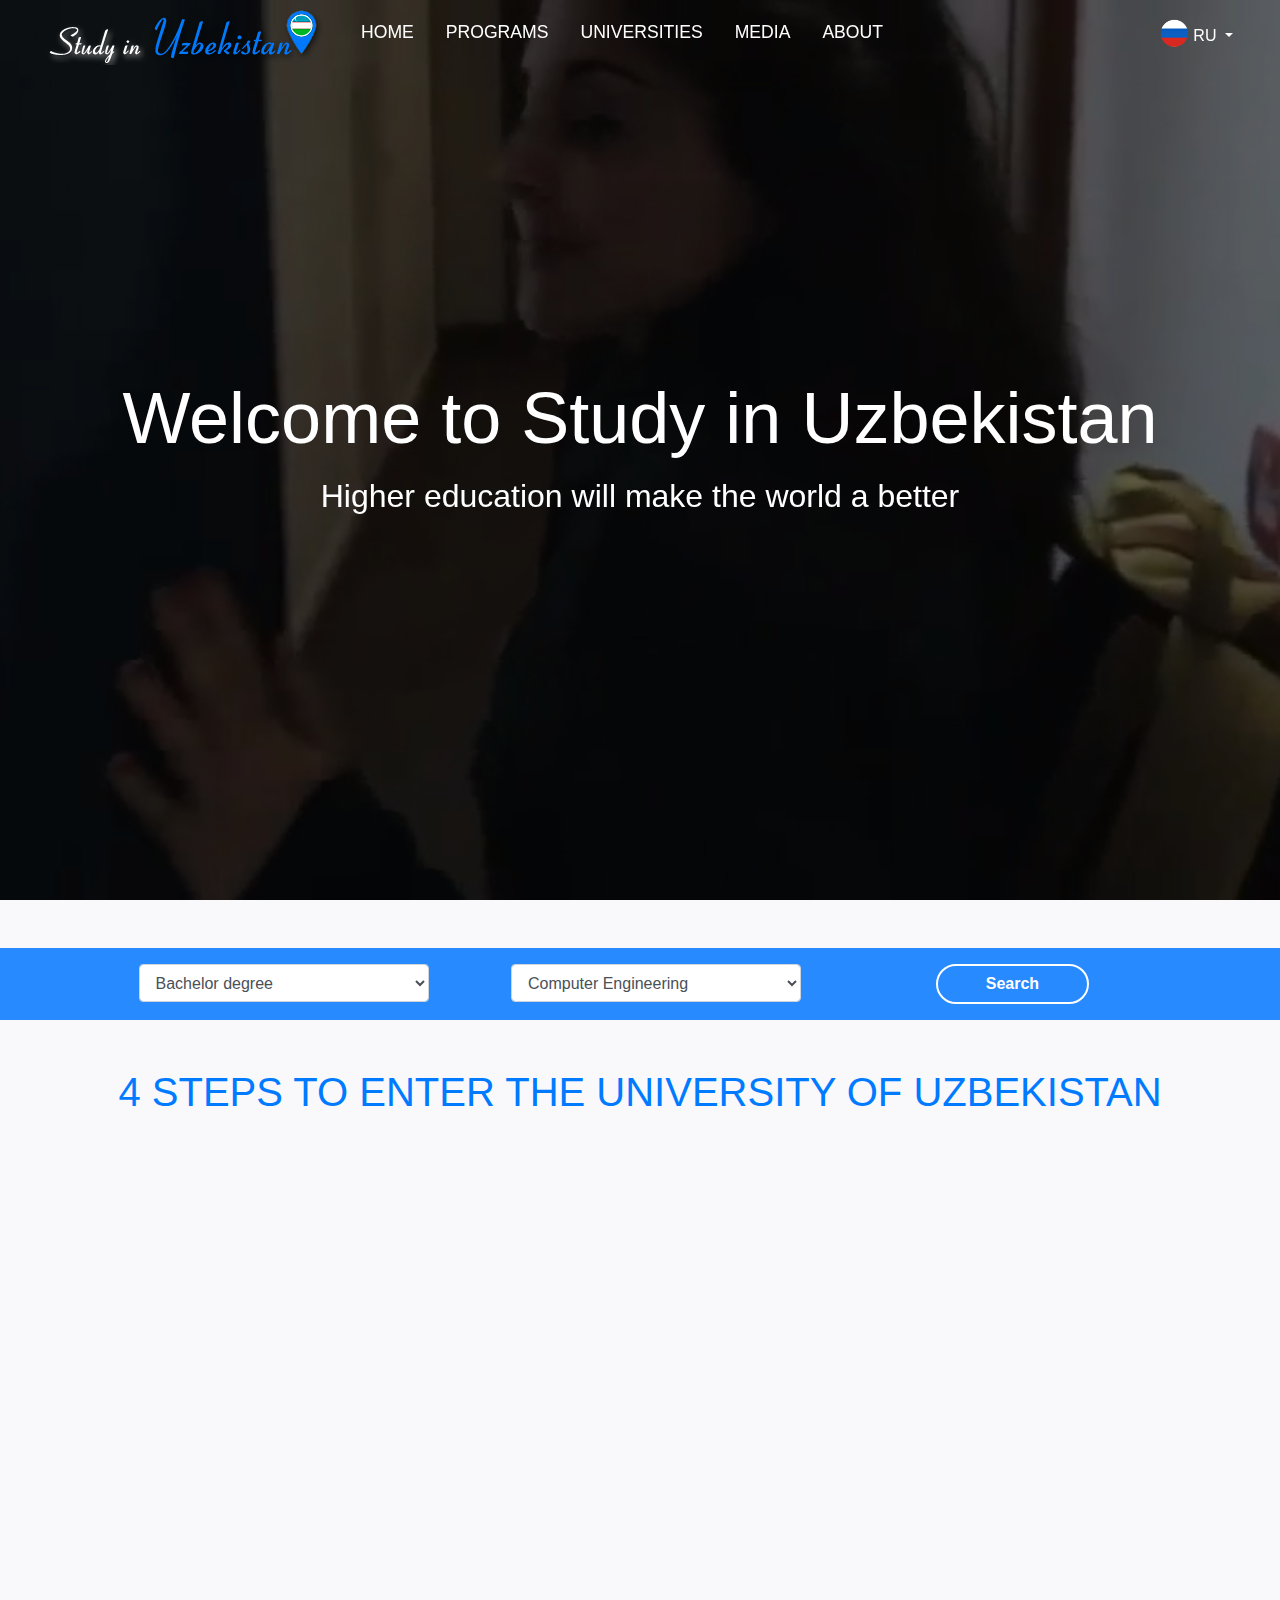
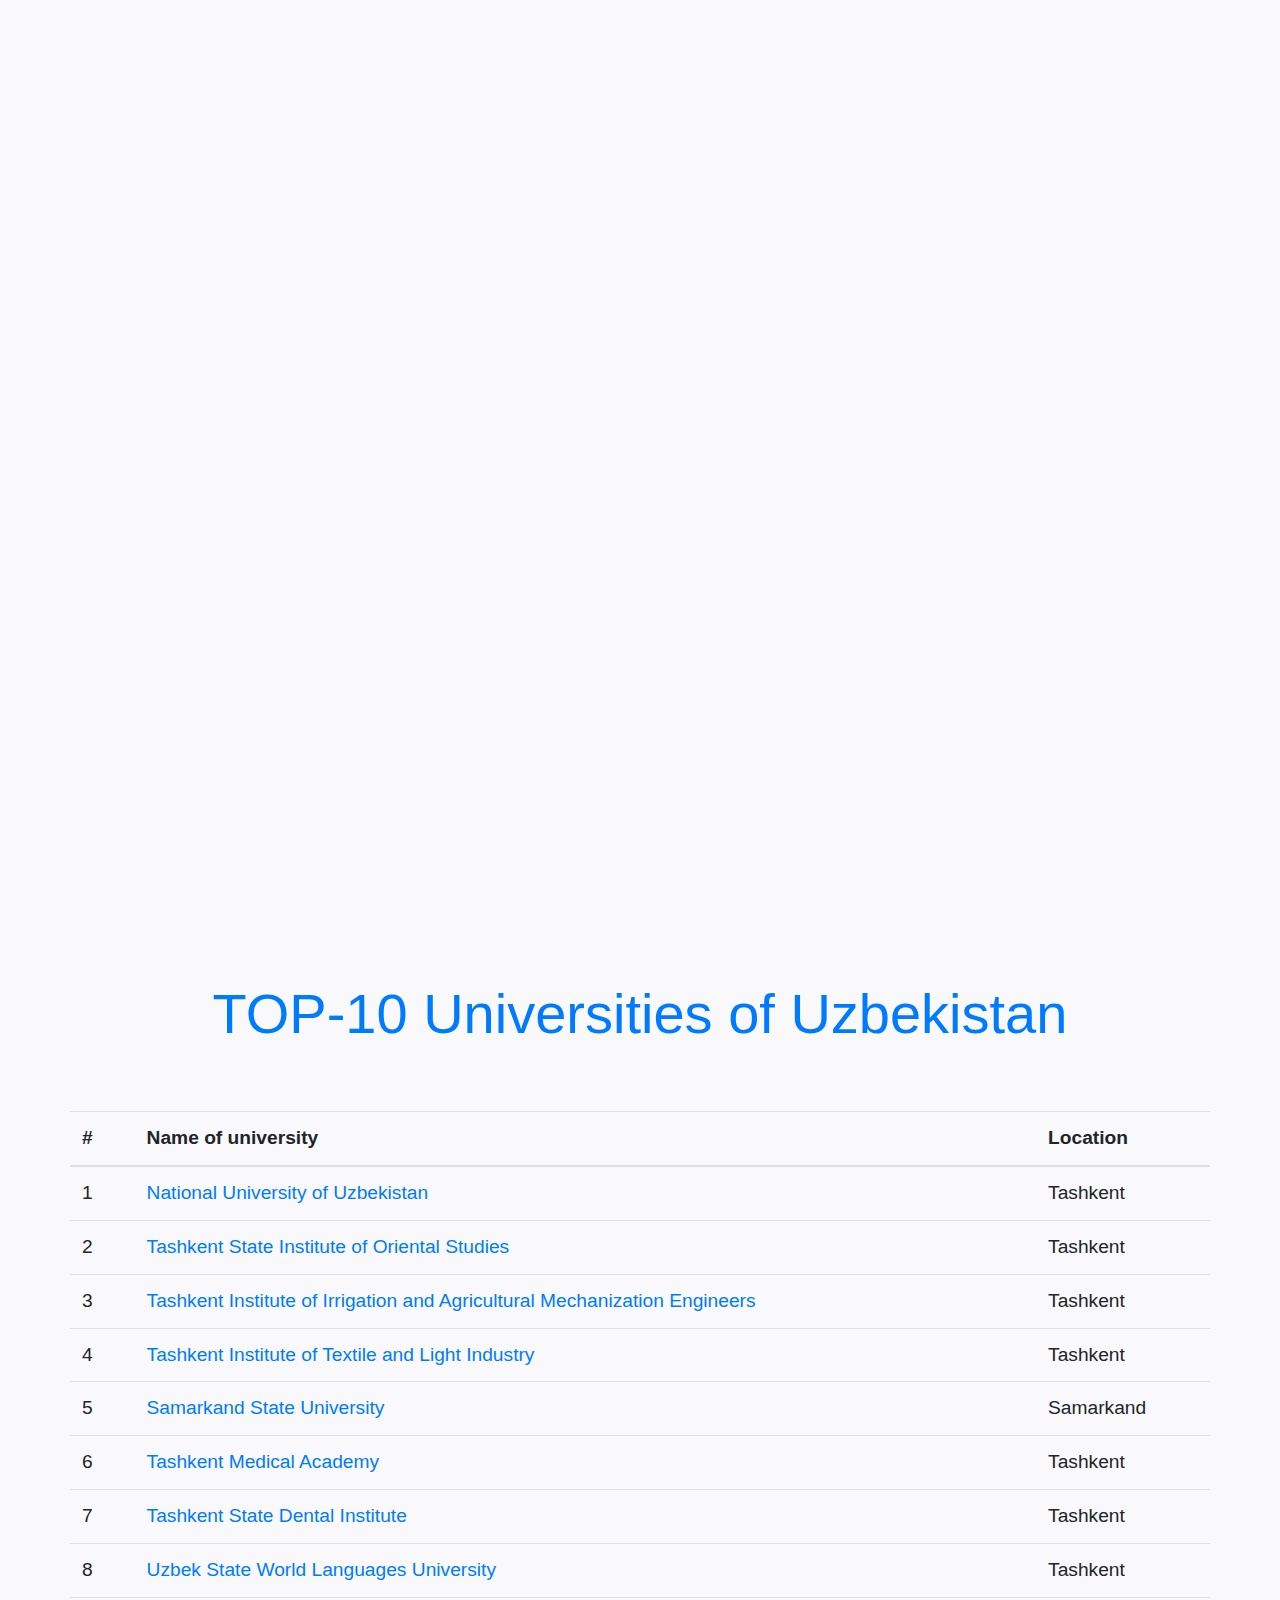
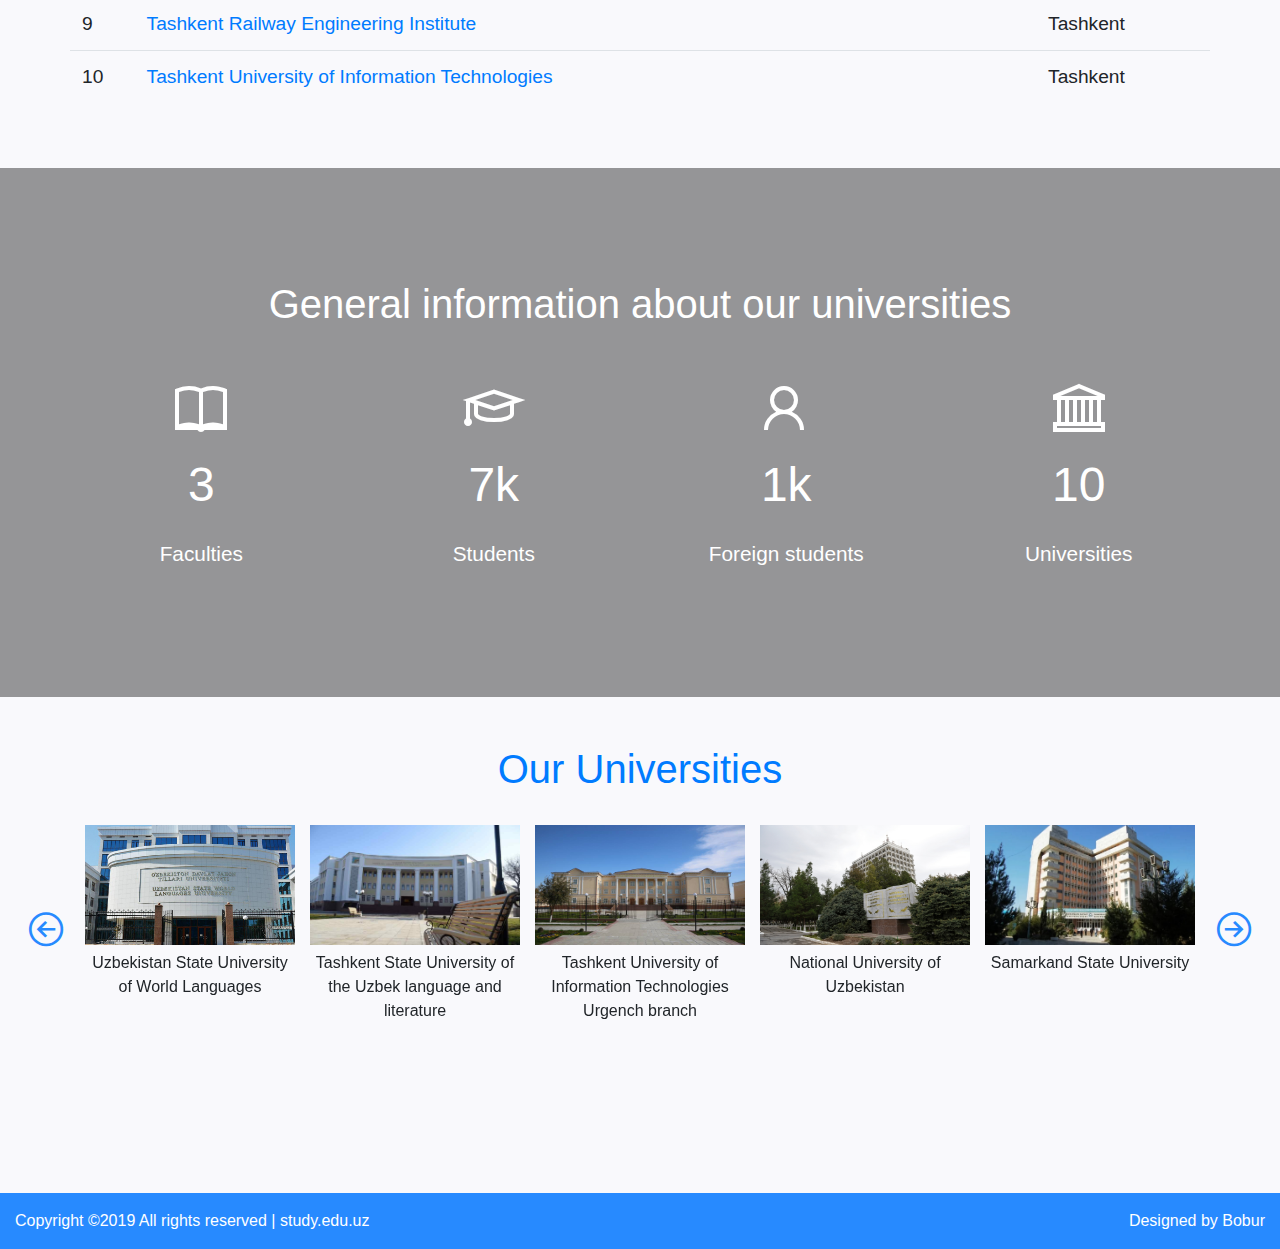
<file: index.html>
<!DOCTYPE html>
<html lang="ru">

<head>
  <meta charset="utf-8">
  <meta content="width=device-width, initial-scale=1" name="viewport">
  <title>Главная страница - Study Edu</title>

  <link href="assets/css/bootstrap/bootstrap.min.css" rel="stylesheet">
  <link href="assets/css/bootstrap/bootstrap-grid.css" rel="stylesheet">
  <link href="assets/css/bootstrap/bootstrap-reboot.css" rel="stylesheet">
  <link href="assets/css/fm.revealator.jquery.min.css" rel="stylesheet">
  <link href="assets/css/font-awesome.css" rel="stylesheet">
  <link href="assets/css/line-awesome.min.css" rel="stylesheet">
  <link href="assets/fonts/montserrat/montserrat.css" rel="stylesheet">
  <!-- <link href="assets/fonts/proximanova/proximanova.css" rel="stylesheet"> -->
  <link href="assets/css/owlcarousel/owl.theme.default.css" rel="stylesheet">
  <link href="assets/css/owlcarousel/owl.carousel.min.css" rel="stylesheet">
  <link href="assets/css/main.css" rel="stylesheet">
</head>

<body>

  <header>
    <div class="container-fluid position-relative" style="z-index:3">
      <nav class="navbar navbar-expand-lg main main-header">
        <a class="navbar-brand p-0 d-inline-block" href="#">
          <img id="logo" src="assets/images/png/logo_white.png">
        </a>

        <button aria-controls="navbarSupportedContent" aria-expanded="false" aria-label="Toggle navigation"
          class="navbar-toggler" data-target="#navbarSupportedContent" data-toggle="collapse" type="button">
          <span class="navbar-toggler-icon text-white"></span>
        </button>

        <div class="collapse navbar-collapse mr-3" id="navbarSupportedContent">
          <ul class="navbar-nav mr-auto">
            <li class="nav-item active">
              <a class="nav-link d-inline-block px-3" href="#">Home <span class="sr-only">(current)</span></a>
            </li>
            <li class="nav-item">
              <a class="nav-link d-inline-block px-3" href="programs.html">Programs</a>
            </li>
            <li class="nav-item">
              <a class="nav-link d-inline-block px-3" href="#">Universities</a>
            </li>
            <li class="nav-item">
              <a class="nav-link d-inline-block px-3" href="#">Media</a>
            </li>
            <li class="nav-item">
              <a class="nav-link d-inline-block px-3" href="#">About</a>
            </li>
          </ul>

        </div>
        <div class="d-inline-block mt-3 m-md-0 m-lg-0 text-center">
          <div class="lang_drop dropdown d-inline-block p-0">
            <a aria-expanded="false" aria-haspopup="true" class="nav-link dropdown-toggle text-white"
              data-toggle="dropdown" href="#" id="dropdown09">
              <img class="pb-2" src="assets/images/png/lang_ru.png"> RU
            </a>
            <div aria-labelledby="dropdown09" class="dropdown-menu border-0 rounded text-dark">
              <a class="dropdown-item px-3" href="#fr">
                <img class="flag-icon pb-2" src="assets/images/png/lang_ru.png"> RU
              </a>
              <a class="dropdown-item px-3" href="#it">
                <img class="flag-icon pb-2" src="assets/images/png/lang_uz.png"> UZ
              </a>
            </div>
          </div>
        </div>

      </nav>
    </div>
    <div class="overlay"></div>
    <video class="" autoplay="autoplay" loop="loop" muted="muted" playsinline="playsinline">
      <source src="assets/video/univer.mp4" type="video/mp4">
    </video>
    <div class="container position-relative h-75 video_text" style="">
      <div class="d-block d-md-flex h-100 text-center align-items-center">
        <div class="w-100 text-white">
          <h1 class="display-3">Welcome to Study in Uzbekistan</h1>
          <h2 class="d-none d-md-block mt-3">Higher education will make the world a better</h2>
          <hp class="lead mb-0"></hp>
        </div>
      </div>
    </div>
  </header>

  <section class="main_body pt-5">
    <div class="container-fluid">
      <div class="row">
        <div class="col-md-12 m-auto bg-firm_style py-3">
          <div class="row">
            <form class="d-inline-block w-100 text-center">
              <div class="col-12 col-md-3 d-inline-block mb-3 mb-md-0 mx-md-4 mx-lg-4">
                <select class="form-control" name="degree">
                  <option selected value="bachelor">Bachelor degree</option>
                  <option value="master">Master degree</option>
                </select>
              </div>
              <div class=" col-12 col-md-3 d-inline-block mb-3 mb-md-0 mx-md-4 mx-lg-4">
                <select class="form-control" name="program">
                  <option value="ce_pr">Computer Engineering</option>
                  <option value="se_pr">Software Engineering</option>
                  <option value="math_pr">Mathematics</option>
                  <option value="math_pr">Physics</option>
                  <option value="math_pr">Biology</option>
                </select>
              </div>
              <div class="col-12 col-md-3 d-inline-block mx-md-2 mx-lg-2">
                <button class="btn btn-search px-5">Search</button>
              </div>

            </form>
          </div>
        </div>
      </div>
    </div>
  </section>

  <section class="steps">
    <div class="container py-5">
      <div class="row">
        <h1 class="m-auto steps__title text-firm_style text-center" style="text-transform: uppercase">
          4 steps to enter the university of Uzbekistan
        </h1>
      </div>
    </div>
    <div class="container-fluid">
      <div class="row mb-3 mb-md-0">
        <div class="col-12 col-md bg-firm_style revealator-slideright revealator-once">
          <div class="text-center steps__text text-white">
            <h1>Choice of profession</h1>
            <h3 class="pt-2">Choose a profession, university, program.</h3>
          </div>
        </div>
        <div class="col-md d-none d-md-inline-block revealator-slideleft revealator-once revealator-delay2">
          <div class="image w-50 m-auto">
            <img src="assets/images/jpg/step_1.jpg" class="img-fluid">
          </div>
        </div>
      </div>
      <div class="row mb-3 mb-md-0">
        <div class="col-md d-none d-md-inline-block revealator-slideright revealator-once revealator-delay2">
          <div class="image w-50 m-auto">
            <img src="assets/images/jpg/step_2.jpg" class="img-fluid">
          </div>
        </div>
        <div class="col-12 col-md bg-firm_style revealator-slideleft revealator-once">
          <div class="text-center steps__text text-white">
            <h1>Documents</h1>
            <h3 class="pt-2">Collect a package of documents</h3>
          </div>
        </div>
      </div>
      <div class="row mb-3 mb-md-0">
        <div class="col-12 col-md bg-firm_style revealator-slideright revealator-once">
          <div class="text-center steps__text text-white">
            <h1>Interview</h1>
            <h3 class="pt-2">Have an interview</h3>
          </div>
        </div>
        <div class="col-md d-none d-md-inline-block revealator-slideleft revealator-once revealator-delay2">
          <div class="image w-50 m-auto ">
            <img src="assets/images/jpg/step_3.jpg" class="img-fluid">
          </div>
        </div>
      </div>
      <div class="row mb-3 mb-md-0">
        <div class="col-md d-none d-md-inline-block revealator-slideright revealator-once revealator-delay2">
          <div class="image w-50 m-auto">
            <img src="assets/images/jpg/step_4.jpg" class="img-fluid">
          </div>
        </div>
        <div class="col-12 col-md bg-firm_style revealator-slideleft revealator-once">
          <div class="text-center steps__text text-white">
            <h1>Invitation</h1>
            <h3 class="pt-2">Get an invitation and apply for a student visa</h3>
          </div>
        </div>
      </div>
    </div>
  </section>

  <section class="top_univers my-5">
    <div class="container-fluid">
      <div class="row">
        <div class="m-auto display-4 text-center text-white py-3 text-firm_style">
          TOP-10 Universities of Uzbekistan
        </div>
      </div>
    </div>
    <div class="container mt-5">
      <div class="row">
        <table class="table table-hover" style="font-size: 1.2rem;">
          <thead>
            <tr>
              <th>#</th>
              <th>Name of university</th>
              <th>Location</th>
            </tr>
          </thead>
          <tbody>
            <tr>
              <td>1</td>
              <td><a href="http://www.nuu.uz/eng" target="_blank">National University of Uzbekistan</a></td>
              <td>Tashkent</td>
            </tr>
            <tr>
              <td>2</td>
              <td><a href="http://www.tashgiv.uz" target="_blank">Tashkent State Institute of Oriental Studies</a></td>
              <td>Tashkent</td>
            </tr>
            <tr>
              <td>3</td>
              <td><a href="http://tiiame.uz/en/" target="_blank">Tashkent Institute of Irrigation and Agricultural
                  Mechanization Engineers</a></td>
              <td>Tashkent</td>
            </tr>
            <tr>
              <td>4</td>
              <td><a href="http://titli.uz" target="_blank">Tashkent Institute of Textile and Light Industry</a></td>
              <td>Tashkent</td>
            </tr>
            <tr>
              <td>5</td>
              <td><a href="http://www.samdu.uz/en" target="_blank">Samarkand State University</a></td>
              <td>Samarkand</td>
            </tr>
            <tr>
              <td>6</td>
              <td><a href="http://tma.uz/en" target="_blank">Tashkent Medical Academy</a></td>
              <td>Tashkent</td>
            </tr>
            <tr>
              <td>7</td>
              <td><a href="http://tsdi.uz/" target="_blank">Tashkent State Dental Institute</a></td>
              <td>Tashkent</td>
            </tr>
            <tr>
              <td>8</td>
              <td><a href="http://uzswlu.uz/site/lang?lang=en" target="_blank">Uzbek State World Languages
                  University</a></td>
              <td>Tashkent</td>
            </tr>
            <tr>
              <td>9</td>
              <td><a href="http://tashiit.uz/en/home-eng/" target="_blank">Tashkent Railway Engineering Institute</a>
              </td>
              <td>Tashkent</td>
            </tr>
            <tr>
              <td>10</td>
              <td><a href="https://tuit.uz/en" target="_blank">Tashkent University of Information Technologies</a></td>
              <td>Tashkent</td>
            </tr>
          </tbody>
        </table>
      </div>
    </div>
  </section>

  <section class="gen_inform py-5">
    <div class="container">
      <div class="row">
        <div class="col-12">
          <div class="text-white">
            <div class="row">
              <div class="col-12 text-center">
                <h1 class="mb-5">
                  General information about our universities
                </h1>
              </div>
            </div>
            <div class="row">
              <div class="col-6 col-sm-6 col-md-3">
                <div class="text-center">
                  <i class="la la-book la-4x"></i>
                  <h2 class="py-3">
                    <span class="quantity">
                      28
                    </span>
                  </h2>
                  <p>Faculties</p>
                </div>
              </div>
              <div class="col-6 col-sm-6 col-md-3">
                <div class="text-center">
                  <i class="la la-graduation-cap la-4x"></i>
                  <h2 class="py-3">
                    <span class="quantity">
                      67
                    </span>k
                  </h2>
                  <p>Students</p>
                </div>
              </div>
              <div class="col-6 col-sm-6 col-md-3">
                <div class="text-center">
                  <i class="la la-user la-4x"></i>
                  <h2 class="py-3">
                    <span class="quantity">
                      5
                    </span>k
                  </h2>
                  <p>Foreign students</p>
                </div>
              </div>
              <div class="col-6 col-sm-6 col-md-3">
                <div class="text-center">
                  <i class="la la-institution la-4x"></i>
                  <h2 class="py-3">
                    <span class="quantity">
                      99
                    </span>
                  </h2>
                  <p>Universities</p>
                </div>
              </div>
            </div>
          </div>
        </div>
      </div>
    </div>
  </section>

  <section class="our_univers mt-5 d-none d-md-block" style="margin-bottom: 10rem">
    <div class="container">
      <div class="row">
        <div class="col-12">
          <h1 class="text-firm_style text-center pb-4">Our Universities</h1>
        </div>
        <div class="col-12">
          <div class="owl-carousel owl-theme owl-carousel-options">
            <div class="univer">
              <div class="image">
                <img src="assets/images/univers/tuit_urg.jpg" class="img-fluid">
              </div>
              <div class="text">
                Tashkent University of Information Technologies Urgench branch
              </div>
            </div>
            <div class="univer">
              <div class="image">
                <img src="assets/images/univers/nat_univer.jpg" class="img-fluid">
              </div>
              <div class="text">
                National University of Uzbekistan
              </div>
            </div>
            <div class="univer">
              <div class="image">
                <img src="assets/images/univers/sam_du.jpg" class="img-fluid">
              </div>
              <div class="text">
                Samarkand State University
              </div>
            </div>
            <div class="univer">
              <div class="image">
                <img src="assets/images/univers/tma_.jpg" class="img-fluid">
              </div>
              <div class="text">
                Tashkent Medical Academy
              </div>
            </div>
            <div class="univer">
              <div class="image">
                <img src="assets/images/univers/flu.jpg" class="img-fluid">
              </div>
              <div class="text">
                Uzbekistan State University of World Languages
              </div>
            </div>
            <div class="univer">
              <div class="image">
                <img src="assets/images/univers/langlit.jpg" class="img-fluid">
              </div>
              <div class="text">
                Tashkent State University of the Uzbek language and literature
              </div>
            </div>
          </div>
        </div>
      </div>
    </div>
  </section>

  <footer class="bg-firm_style py-3">
    <div class="container-fluid">
      <div class="row text-white">
        <div class="col-12 col-md text-center text-md-left">
          <span class="">Copyright ©2019 All rights reserved | study.edu.uz</span>
        </div>
        <div class="col-12 col-md text-center text-md-right mt-3 mt-md-0">
          <span class="">Designed by <a href="https://t.me/hunterx1" target="_blank" class="text-white">Bobur</a></span>
        </div>
      </div>
    </div>
  </footer>


  <script src="assets/js/jquery/jquery.min.js" type="text/javascript"></script>
  <!--<script src="https://cdn.jsdelivr.net/momentjs/2.14.1/moment.min.js"></script>-->
  <script src="assets/js/popper.js" type="text/javascript"></script>
  <script src="assets/js/bootstrap/bootstrap.min.js" type="text/javascript"></script>
  <script src="assets/js/bootstrap/bootstrap.bundle.js" type="text/javascript"></script>
  <script src="assets/js/fm.revealator.jquery.min.js" type="text/javascript"></script>
  <script src="assets/js/owl.carousel.js" type="text/javascript"></script>
  <script src="assets/js/script.js" type="text/javascript"></script>

</body>
</file>
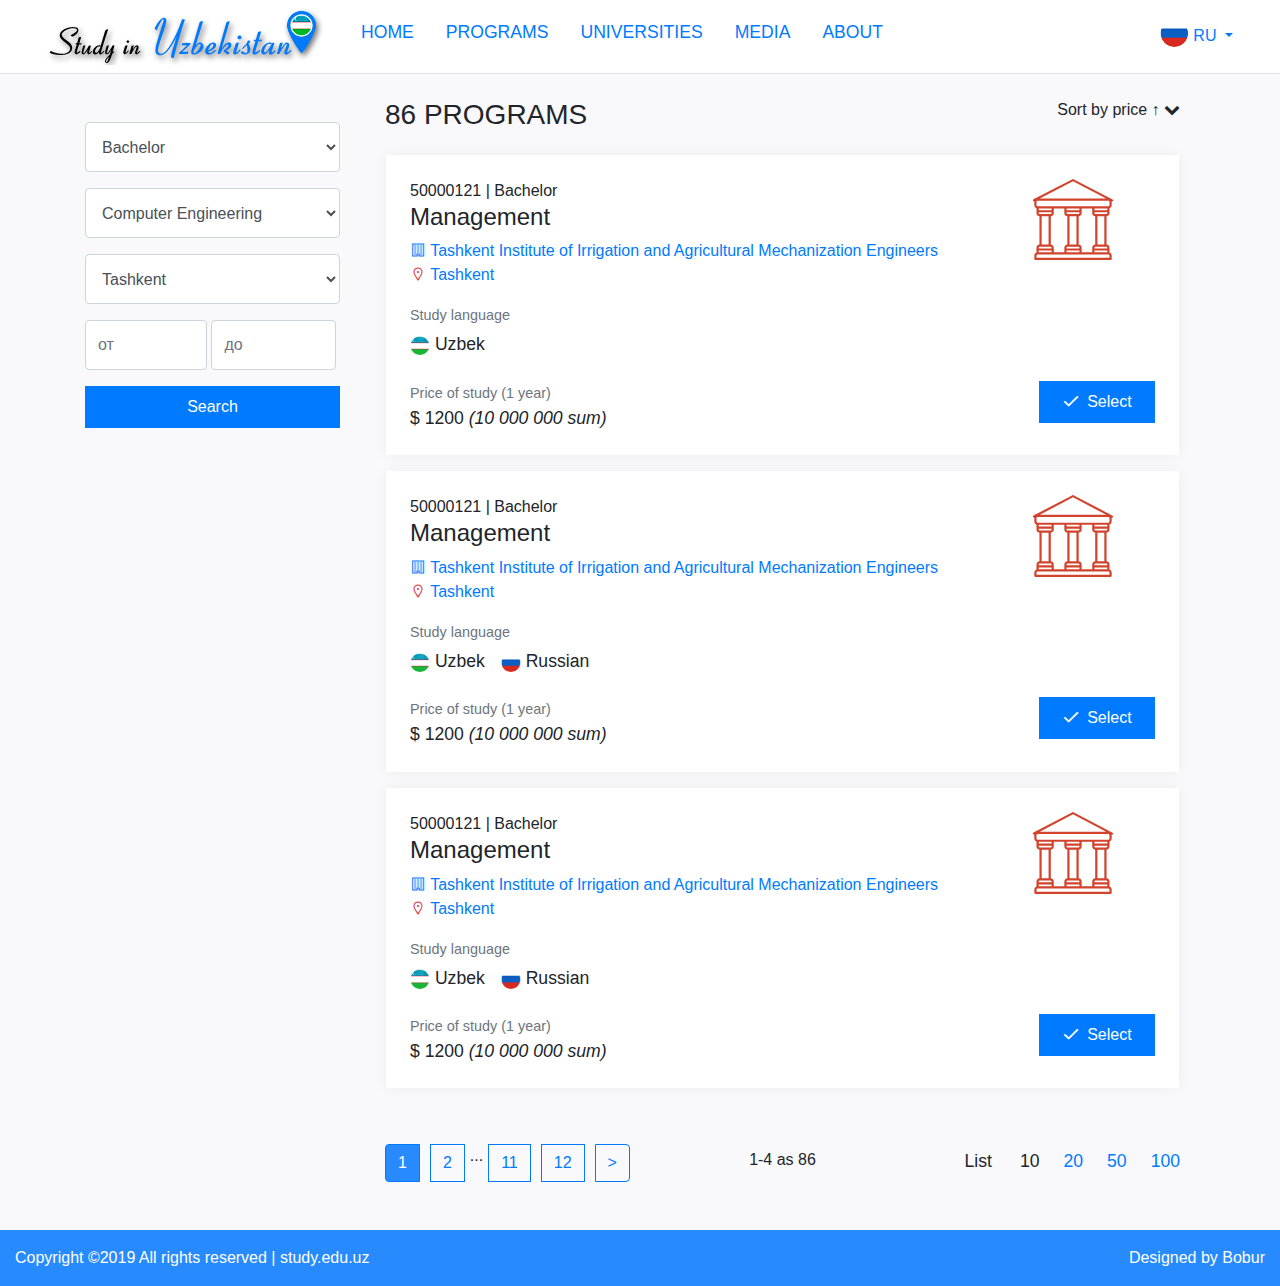
<file: programs.html>
<!DOCTYPE html>
<html lang="ru">

<head>
  <meta charset="utf-8">
  <meta content="width=device-width, initial-scale=1" name="viewport">
  <title>Program Search - Study Edu</title>

  <link href="assets/css/bootstrap/bootstrap.min.css" rel="stylesheet">
  <link href="assets/css/bootstrap/bootstrap-grid.css" rel="stylesheet">
  <link href="assets/css/bootstrap/bootstrap-reboot.css" rel="stylesheet">
  <link href="assets/css/fm.revealator.jquery.min.css" rel="stylesheet">
  <link href="assets/css/font-awesome.css" rel="stylesheet">
  <link href="assets/css/line-awesome.min.css" rel="stylesheet">
  <link href="assets/fonts/montserrat/montserrat.css" rel="stylesheet">
  <link href="assets/fonts/proximanova/proximanova.css" rel="stylesheet">
  <!-- <link href="assets/fonts/proximanova/proximanova.css" rel="stylesheet"> -->
  <link href="assets/css/owlcarousel/owl.theme.default.css" rel="stylesheet">
  <link href="assets/css/owlcarousel/owl.carousel.min.css" rel="stylesheet">
  <link href="assets/css/main.css" rel="stylesheet">
</head>

<body>

  <header class="programs">
    <div class="container-fluid position-relative border-bottom" style="z-index:3">
      <nav class="navbar navbar-expand-lg main-header">
        <a class="navbar-brand p-0 d-inline-block" href="#">
          <img id="logo" src="assets/images/png/logo_black.png">
        </a>

        <button aria-controls="navbarSupportedContent" aria-expanded="false" aria-label="Toggle navigation"
          class="navbar-toggler" data-target="#navbarSupportedContent" data-toggle="collapse" type="button">
          <span class="navbar-toggler-icon text-white"></span>
        </button>

        <div class="collapse navbar-collapse mr-3" id="navbarSupportedContent">
          <ul class="navbar-nav mr-auto">
            <li class="nav-item active">
              <a class="nav-link d-inline-block px-3" href="#">Home <span class="sr-only">(current)</span></a>
            </li>
            <li class="nav-item">
              <a class="nav-link d-inline-block px-3" href="#">Programs</a>
            </li>
            <li class="nav-item">
              <a class="nav-link d-inline-block px-3" href="#">Universities</a>
            </li>
            <li class="nav-item">
              <a class="nav-link d-inline-block px-3" href="#">Media</a>
            </li>
            <li class="nav-item">
              <a class="nav-link d-inline-block px-3" href="#">About</a>
            </li>
          </ul>

        </div>
        <div class="d-inline-block mt-3 m-md-0 m-lg-0 text-center">
          <div class="lang_drop dropdown d-inline-block p-0">
            <a aria-expanded="false" aria-haspopup="true" class="nav-link dropdown-toggle text-white"
              data-toggle="dropdown" href="#" id="dropdown09">
              <img class="pb-2" src="assets/images/png/lang_ru.png"> RU
            </a>
            <div aria-labelledby="dropdown09" class="dropdown-menu border-0 rounded text-dark">
              <a class="dropdown-item px-3" href="#fr">
                <img class="flag-icon pb-2" src="assets/images/png/lang_ru.png"> RU
              </a>
              <a class="dropdown-item px-3" href="#it">
                <img class="flag-icon pb-2" src="assets/images/png/lang_uz.png"> UZ
              </a>
            </div>
          </div>
        </div>

      </nav>
    </div>
  </header>

  <section class="add_search my-4">
    <div class="container">
      <div class="row">
        <div class="col-md-3 my-4">
          <div class="">
            <form method="GET" action="#">
              <div class="form-group">
                <label class="sr-only" for="">Select degree</label>
                <select class="form-control" name="degree">
                  <option value="bachelor" selected>Bachelor</option>
                  <option value="master">Master</option>
                </select>
              </div>
              <div class="form-group">
                <label class="sr-only" for="">Select program</label>
                <select class="form-control" name="program">
                  <option value="ce_pr" selected>Computer Engineering</option>
                  <option value="se_pr">Software Engineering</option>
                  <option value="math_pr">Mathematics</option>
                  <option value="math_pr">Physics</option>
                  <option value="math_pr">Medicine</option>
                </select>
              </div>
              <div class="form-group">
                <label class="sr-only" for="">Select city</label>
                <select class="form-control" name="program">
                  <option value="tas" selected>Tashkent</option>
                  <option value="tar">Tashkent Region</option>
                  <option value="sam">Samarkand</option>
                  <option value="urg">Urgench</option>
                  <option value="and">Andijan</option>
                  <option value="frg">Fergana</option>
                  <option value="nmg">Namangan</option>
                  <option value="gls">Gulistan</option>
                  <option value="qrs">Qarshi</option>
                  <option value="tmz">Termiz</option>
                  <option value="bkh">Bukhara</option>
                  <option value="nav">Navoi</option>
                  <option value="nks">Nukus</option>
                </select>
              </div>
              <div class="form-group">
                <label class="sr-only" for="" class="d-block">Currency</label>
                <input class="form-control d-inline-block float-left mr-1" placeholder="от" style="width:48%">
                <input class="form-control d-inline-block" placeholder="до" style="width:49%">
              </div>
              <a class="w-100 btn select_btn mt-3 mt-md-0" href="#">
                Search
              </a>
            </form>
          </div>
        </div>
        <div class="col-md-9">
          <div class="d-inline-block col">
            <h3 class="float-left mb-0">86 PROGRAMS</h3>
            <span class="d-inline-block float-right">Sort by price ↑ <i class="fa fa-chevron-down"></i></span>
          </div>
          <div class="p-3">
            <div class="result_card bordered round bg-white p-4 mb-3">
              <div class="row">
                <div class="col-md-9 result_card__text">
                  <div>50000121 | Bachelor</div>
                  <h4 class="">Management</h4>
                  <div class="univversity_name">
                    <a href="#" class="d-block w-100"><i class="la la-building"></i> Tashkent Institute of Irrigation
                      and Agricultural
                      Mechanization Engineers</a>
                    <a href="#" class="d-block w-100"><i class="la la-map-marker text-danger"></i> Tashkent</a>
                  </div>
                  <div class="university_lang my-3">
                    <span class="text-muted">Study language</span>
                    <ul class="pt-1 w-100 d-inline-block mb-0 pl-0">
                      <li class="float-left mr-3">
                        <img src="assets/images/png/lang_uz.png" style="width:20px">
                        Uzbek
                      </li>
                    </ul>
                  </div>
                </div>
                <div class="col-md-3 d-none d-md-block">
                  <div class="university_image w-50 m-auto">
                    <img class="img-fluid" src="assets/images/svg/museum.svg">
                  </div>
                </div>
                <div class="col-12 col-md-12">
                  <div class="university_price d-block d-md-inline-block">
                    <span class="text-muted">Price of study (1 year)</span>
                    <div class="price">
                      $ 1200 <i> (10 000 000 sum)</i>
                    </div>
                  </div>
                  <a class="float-none float-md-right btn select_btn mt-3 mt-md-0" href="#">
                    <i class="la la-check font-weight-bold mr-1"></i> Select
                  </a>
                </div>
              </div>
            </div>

            <div class="result_card bordered round bg-white p-4 mb-3">
              <div class="row">
                <div class="col-md-9 result_card__text">
                  <div>50000121 | Bachelor</div>
                  <h4 class="">Management</h4>
                  <div class="univversity_name">
                    <a href="#" class="d-block w-100"><i class="la la-building"></i> Tashkent Institute of Irrigation
                      and Agricultural
                      Mechanization Engineers</a>
                    <a href="#" class="d-block w-100"><i class="la la-map-marker text-danger"></i> Tashkent</a>
                  </div>
                  <div class="university_lang my-3">
                    <span class="text-muted">Study language</span>
                    <ul class="pt-1 w-100 d-inline-block mb-0 pl-0">
                      <li class="float-left mr-3">
                        <img src="assets/images/png/lang_uz.png" style="width:20px">
                        Uzbek
                      </li>
                      <li class="float-left mr-3">
                        <img src="assets/images/png/lang_ru.png" style="width:20px">
                        Russian
                      </li>
                    </ul>
                  </div>
                </div>
                <div class="col-md-3 d-none d-md-block">
                  <div class="university_image w-50 m-auto">
                    <img class="img-fluid" src="assets/images/svg/museum.svg">
                  </div>
                </div>
                <div class="col-12 col-md-12">
                  <div class="university_price d-block d-md-inline-block">
                    <span class="text-muted">Price of study (1 year)</span>
                    <div class="price">
                      $ 1200 <i> (10 000 000 sum)</i>
                    </div>
                  </div>
                  <a class="float-none float-md-right btn select_btn mt-3 mt-md-0" href="#">
                    <i class="la la-check font-weight-bold mr-1"></i> Select
                  </a>
                </div>
              </div>
            </div>

            <div class="result_card bordered round bg-white p-4 mb-3">
              <div class="row">
                <div class="col-md-9 result_card__text">
                  <div>50000121 | Bachelor</div>
                  <h4 class="">Management</h4>
                  <div class="univversity_name">
                    <a href="#" class="d-block w-100"><i class="la la-building"></i> Tashkent Institute of Irrigation
                      and Agricultural
                      Mechanization Engineers</a>
                    <a href="#" class="d-block w-100"><i class="la la-map-marker text-danger"></i> Tashkent</a>
                  </div>
                  <div class="university_lang my-3">
                    <span class="text-muted">Study language</span>
                    <ul class="pt-1 w-100 d-inline-block mb-0 pl-0">
                      <li class="float-left mr-3">
                        <img src="assets/images/png/lang_uz.png" style="width:20px">
                        Uzbek
                      </li>
                      <li class="float-left mr-3">
                        <img src="assets/images/png/lang_ru.png" style="width:20px">
                        Russian
                      </li>
                    </ul>
                  </div>
                </div>
                <div class="col-md-3 d-none d-md-block">
                  <div class="university_image w-50 m-auto">
                    <img class="img-fluid" src="assets/images/svg/museum.svg">
                  </div>
                </div>
                <div class="col-12 col-md-12">
                  <div class="university_price d-block d-md-inline-block">
                    <span class="text-muted">Price of study (1 year)</span>
                    <div class="price">
                      $ 1200 <i> (10 000 000 sum)</i>
                    </div>
                  </div>
                  <a class="float-none float-md-right btn select_btn mt-3 mt-md-0" href="#">
                    <i class="la la-check font-weight-bold mr-1"></i> Select
                  </a>
                </div>
              </div>
            </div>

          </div>
          <div class="col d-block my-4">
            <div class="row">
              <nav aria-label="Page navigation example" class="col text-left d-inline-block">
                <ul class="pagination justify-content-start mb-0">
                  <li class="page-item active"><a class="page-link" href="#">1</a></li>
                  <li class="page-item"><a class="page-link" href="#">2</a></li>
                  <li class="page-item">...</li>
                  <li class="page-item"><a class="page-link" href="#">11</a></li>
                  <li class="page-item"><a class="page-link" href="#">12</a></li>
                  <li class="page-item">
                    <a class="page-link" href="#">
                      ˃
                    </a>
                  </li>
                </ul>
              </nav>
              <div class="col-2 text-center py-1 d-inline-block">
                <span id="qwnty">1-4</span> as <span id="all_qwnty">86</span>
              </div>
              <div class="col py-1 text-right">
                <div class="float-right result_qwnty">
                  <span class="float-left d-inline-block">
                    List
                  </span>
                  <li class="float-left">
                    10
                  </li>
                  <li class="float-left">
                    <a href="#">20</a>
                  </li>
                  <li class="float-left">
                    <a href="#">50</a>
                  </li>
                  <li class="float-left">
                    <a href="#">100</a>
                  </li>
                </div>
              </div>
            </div>
          </div>
        </div>
      </div>

    </div>
  </section>

  <footer class="bg-firm_style py-3">
    <div class="container-fluid">
      <div class="row text-white">
        <div class="col-12 col-md text-center text-md-left">
          <span class="">Copyright ©2019 All rights reserved | study.edu.uz</span>
        </div>
        <div class="col-12 col-md text-center text-md-right mt-3 mt-md-0">
          <span class="">Designed by <a href="https://t.me/hunterx1" target="_blank" class="text-white">Bobur</a></span>
        </div>
      </div>
    </div>
  </footer>


  <script src="assets/js/jquery/jquery.min.js" type="text/javascript"></script>
  <!--<script src="https://cdn.jsdelivr.net/momentjs/2.14.1/moment.min.js"></script>-->
  <script src="assets/js/popper.js" type="text/javascript"></script>
  <script src="assets/js/bootstrap/bootstrap.min.js" type="text/javascript"></script>
  <script src="assets/js/bootstrap/bootstrap.bundle.js" type="text/javascript"></script>
  <script src="assets/js/fm.revealator.jquery.min.js" type="text/javascript"></script>
  <script src="assets/js/owl.carousel.js" type="text/javascript"></script>
  <script src="assets/js/script.js" type="text/javascript"></script>

</body>
</file>
<file: assets/fonts/montserrat/montserrat.css>
@font-face {
    font-family: 'Montserrat';
    src: local('Montserrat Hairline'), local('Montserrat-Hairline'), url('montserrathairline.woff2') format('woff2'), url('montserrathairline.woff') format('woff'), url('montserrathairline.ttf') format('truetype');
    font-weight: 100;
    font-style: normal;
}
@font-face {
    font-family: 'Montserrat';
    src: local('Montserrat Light'), local('Montserrat-Light'), url('montserratlight.woff2') format('woff2'), url('montserratlight.woff') format('woff'), url('montserratlight.ttf') format('truetype');
    font-weight: 300;
    font-style: normal;
}
@font-face {
    font-family: 'Montserrat';
    src: local('Montserrat'), local('Montserrat-Regular'), url('montserrat.woff2') format('woff2'), url('montserrat.woff') format('woff'), url('montserrat.ttf') format('truetype');
    font-weight: 400;
    font-style: normal;
}
@font-face {
    font-family: 'Montserrat';
    src: local('Montserrat Bold'), local('Montserrat-Bold'), url('montserratbold.woff2') format('woff2'), url('montserratbold.woff') format('woff'), url('montserratbold.ttf') format('truetype');
    font-weight: 700;
    font-style: normal;
}
@font-face {
    font-family: 'Montserrat';
    src: local('Montserrat Black'), local('Montserrat-Black'), url('montserratblack.woff2') format('woff2'), url('montserratblack.woff') format('woff'), url('montserratblack.ttf') format('truetype');
    font-weight: 900;
    font-style: normal;
}
</file>
<file: assets/fonts/proximanova/proximanova.css>
@font-face {
    font-family: 'ProximaNova';
    src: local('ProximaNova Light'), local('ProximaNova-Light'), url('ProximaNova-Light.woff') format('woff'), url('ProximaNova-Light.ttf') format('truetype');
    font-weight: 200;
    font-style: normal;
}
@font-face {
    font-family: 'ProximaNova Regular';
    src: local('ProximaNova Regular'), local('ProximaNova-Regular'), url('ProximaNova-Regular.woff') format('woff'), url('ProximaNova-Regular.ttf') format('truetype');
    font-weight: 400;
    font-style: normal;
}
@font-face {
    font-family: 'ProximaNova Semibold';
    src: local('ProximaNova Semibold'), local('ProximaNova-Semibold'), url('ProximaNova-Semibold.woff') format('woff'), url('montserrathairline.ttf') format('truetype');
    font-weight: 600;
    font-style: normal;
}
@font-face {
    font-family: 'ProximaNova Bold';
    src: local('ProximaNova Bold'), local('ProximaNova-Bold'), url('ProximaNova-Bold.woff') format('woff'), url('ProximaNova-Bold.ttf') format('truetype');
    font-weight: 700;
    font-style: normal;
}
@font-face {
    font-family: 'ProximaNova BLack';
    src: local('ProximaNova Black'), local('ProximaNova-Black'), url('ProximaNova-Black.woff') format('woff'), url('ProximaNova-Black.ttf') format('truetype');
    font-weight: 800;
    font-style: normal;
}
</file>
<file: assets/css/main.css>
body {
  overflow-x: hidden;
  background-color: #f5f6faa3;
}

ul {
  list-style: none;
}

li {
  list-style: none;
}

a {
  text-decoration: none!important;
  /* color: inherit; */
}

::selection {
  background: rgba(92, 198, 208, 1);
  color: #ffffff;
}

::-moz-selection {
  background: rgba(92, 198, 208, 1);
  color: #ffffff;
}

input, input:focus, textarea, select {
  outline: none !important;
  box-shadow: none!important;
}

.bg-firm_style {
  background: #278aff!important;
}

.text-firm_style {
  color: #007bff!important;
}

.btn-search {
  color: #ffffff!important;
  border: 2px solid #ffffff;
  -webkit-transition: all 500ms;
  transition: all 200ms;
  background: #278aff!important;
  font-weight: 600;
  border-radius: 30px;
}

.btn-search:hover {
  /*font-weight: 600;*/
  /*color: #ffffff;*/
  color: #278aff!important;
  background: #ffffff!important;
}

.main-header .navbar-toggler-icon {
  background-image: url(../images/svg/menu.svg);
}

.main-header .navbar-toggler {
  color: rgb(255, 255, 255);
}

/*Main Header=================================*/

.main-header {
  left: 0;
}

.main-header.menu-fixed {
  position: fixed;
  transition: all 0.4s ease-out 0s;
  -webkit-transition: all 0.4s ease-out 0s;
  -moz-transition: all 0.4s ease-out 0s;
  -o-transition: all 0.4s ease-out 0s;
  background: #fff;
  z-index: 35;
  width: 100%;
  top: 0;
  box-shadow: 2px 3px 4px rgba(0, 0, 0, 0.3);
}

.main-header.menu-fixed #main-menu ul li ul.level0 {
  top: 60px
}

.main-header {
  transition: all 0.4s ease-out 0s;
  -webkit-transition: all 0.4s ease-out 0s;
  -moz-transition: all 0.4s ease-out 0s;
  -o-transition: all 0.4s ease-out 0s;
  background: transparent;
  top: 0;
}

div.video_text {
  margin-top: 3%;
  z-index: 2;
}

header .nav-item a::after {
  content: '';
  display: block;
  width: 100%;
  background-color: #ffffff;
  height: 3px;
  transform: scale(0);
  transition: all .3s;
  margin-top: 5px;
}

header .nav-item a:hover::after {
  transform: scale(1);
  z-index: inherit;
}

.navbar-nav .nav-item a {
  color: #ffffff;
  text-transform: uppercase;
  font-size: 1.1rem;
}

.navbar-nav .active>.nav-link, .navbar-nav .nav-item a:hover {
  color: #ffffff;
}

.navbar-nav .active>.nav-link {
  font-weight: 500;
}

.lang_drop .dropdown-menu {
  min-width: 5.7rem;
  box-shadow: 5px 5px 15px #00000020;
}

/*MENU FIXED */

header .menu-fixed .nav-item a::after {
  content: '';
  display: block;
  width: 100%;
  background-color: #007bff;
  height: 3px;
  transform: scale(0);
  transition: all .3s;
  margin-top: 5px;
}

header .menu-fixed .nav-item a:hover::after {
  transform: scale(1);
  z-index: inherit;
}

.menu-fixed .navbar-nav .nav-item a {
  color: #007bff;
  text-transform: uppercase;
  font-size: 1.1rem;
}

.menu-fixed .navbar-nav .active>.nav-link, .menu-fixed .navbar-nav .nav-item a:hover {
  color: #007bff;
}

.menu-fixed .navbar-nav .active>.nav-link {
  font-weight: 500;
}

.menu-fixed .lang_drop a {
  color: #007bff!important;
}

/*MENU FIXED colors end*/

.lang_drop .dropdown-menu {
  min-width: 5.7rem;
  box-shadow: 5px 5px 15px #00000020;
}

header {
  position: relative;
  background-color: black;
  height: 100vh;
  min-height: 10rem;
  width: 100%;
  overflow: hidden;
}

nav.navbar.fixed-top {
  z-index: 4;
}

header video {
  position: absolute;
  top: 50%;
  left: 50%;
  min-width: 100%;
  min-height: 100%;
  width: auto;
  height: auto;
  z-index: 0;
  -ms-transform: translateX(-50%) translateY(-50%);
  -moz-transform: translateX(-50%) translateY(-50%);
  -webkit-transform: translateX(-50%) translateY(-50%);
  transform: translateX(-50%) translateY(-50%);
}

header .overlay {
  position: absolute;
  top: 0;
  left: 0;
  height: 100%;
  width: 100%;
  background-color: black;
  opacity: 0.5;
  z-index: 1;
}

header.programs {
  height: inherit;
  min-height: inherit;
}

header.programs>div {
  background: #ffffff;
}

header.programs .nav-item a::after {
  content: '';
  display: block;
  width: 100%;
  background-color: #007bff;
  height: 3px;
  transform: scale(0);
  transition: all .3s;
  margin-top: 5px;
}

header.programs .nav-item a:hover::after {
  transform: scale(1);
  z-index: inherit;
}

header.programs .navbar-nav .nav-item a {
  color: #007bff;
  text-transform: uppercase;
  font-size: 1.1rem;
}

header.programs .navbar-nav .active>.nav-link, header.programs .navbar-nav .nav-item a:hover {
  color: #007bff;
}

header.programs .navbar-nav .active>.nav-link {
  font-weight: 500;
}

header.programs .lang_drop a {
  color: #007bff!important;
}

section.steps .steps__title {
  /* font-family: "Montserrat Bold"; */
}

section.steps div.container-fluid div.steps__text {
  padding: 7rem 2rem;
}

section.top_univers .table-hover tbody tr:hover {
  background-color: #278aff22!important;
}

section.gen_inform {
  background: url(../images/jpg/section_info_bg.jpg) no-repeat center center fixed;
  background-color: rgba(0, 0, 0, .4);
  background-blend-mode: darken;
  display: table;
  height: 100%;
  position: relative;
  width: 100%;
  -webkit-background-size: cover;
  -moz-background-size: cover;
  -o-background-size: cover;
  background-size: cover;
}

section.gen_inform div.container {
  padding: 5% 0;
}

section.gen_inform h2 {
  font-size: 3rem;
}

section.gen_inform span.quantity {
  font-size: 3rem;
  /* font-weight: 400; */
}

section.gen_inform p {
  font-size: 1.3rem;
}

section.our_univers div.univer div.image img {
  height: 120px;
}

section.our_univers div.univer div.text {
  font-weight: 500;
  text-align: center;
  padding-top: 3%;
}

section.add_search .form-control {
  height: calc(3rem + 2px);
}

section.add_search .result_card {
  box-shadow: 0 0 15px #0000000d;
}

section.add_search .result_card:hover {
  box-shadow: 0 0 15px #00000020;
}

section.add_search .result_card div.university_lang span.text-muted, section.add_search .result_card div.university_price span.text-muted {
  font-size: 0.9rem;
}

section.add_search .result_card div.university_lang>ul, section.add_search .result_card div.university_price>div.price {
  font-size: 1.1rem;
  font-weight: 500;
}

.select_btn {
  background-color: #007bff;
  color: #ffffff!important;
  border-radius: 0;
  padding: 0.5rem 1.4rem;
}

.select_btn:hover {
  background-color: transparent;
  color: #007bff!important;
  border: 1px solid #007bff!important;
}

.page-link {
  margin: 0 5px;
  background-color: transparent;
  border-color: #007bff!important;
  color: #007bff;
}

.page-link:hover:hover {
  background-color: #278affdd;
  border-color: #278affdd;
  color: #ffffff;
}

.page-item.active .page-link {
  background-color: #278aff;
}

.result_qwnty {
  font-size: 1.1rem;
}
.result_qwnty span {
  margin-right: 1rem;
}

.result_qwnty li {
  margin: 0 .75rem;
}

.result_qwnty li:last-child {
  margin-right: 0;
}

/* OWL Items */

.owl-stage-outer .owl-item {
  text-align: center;
}

.owl-prev, .owl-next {
  position: absolute;
  top: 50%;
  transform: translateY(-50%);
  padding: 7px 15px;
  color: #278aff!important;
  /* background-image: linear-gradient(to right, #278aff, #63acff); */
  font-weight: 800;
}

/* .owl-prev, .owl-next:hover {
  background-image: linear-gradient(to right, #278aff, #63acff);
}

.owl-next, .owl-prev:hover {
  background-image: linear-gradient(to right, #63acff, #278aff);
} */

/* .owl-prev:hover, .owl-next:hover {
  background-image: linear-gradient(to right, #8ac547, #7bbf48, #66b54c, #51aa4e, #45a450);
} */

.owl-prev {
  left: -5rem;
}

.owl-next {
  right: -5rem;
}

@media (pointer: coarse) and (hover: none) {
  header {
    background: url('../images/jpg/section_info_bg.jpg') black no-repeat center center scroll;
    background-size: cover;
    height: 125vh;
  }
  header video {
    display: none;
  }
}

@media (max-width: 425px) {
  .navbar {
    padding: 0.5rem 0;
  }
  div.video_text {
    margin-top: 1%;
  }
  h1.display-3 {
    font-size: 3.5rem;
  }
  img#logo {
    width: 10rem;
  }
  section.steps div.container-fluid div.steps__text {
    padding: 1rem;
  }
  .main-header.menu-fixed span.navbar-toggler-icon {
    background-image: url(../images/svg/menu_firm.svg);
  }
  .main-header.menu-fixed {
    width: 100%;
  }
}
</file>
<file: assets/css/line-awesome.min.css>
/*!
 *  Line Awesome 1.1.0 by @icons_8 - https://icons8.com/line-awesome
 *  License - https://icons8.com/good-boy-license/ (Font: SIL OFL 1.1, CSS: MIT License)
 *
 * Made with love by Icons8 [ https://icons8.com/ ] using FontCustom [ https://github.com/FontCustom/fontcustom ]
 *
 * Contacts:
 *    [ https://icons8.com/contact ]
 *
 * Follow Icon8 on
 *    Twitter [ https://twitter.com/icons_8 ]
 *    Facebook [ https://www.facebook.com/Icons8 ]
 *    Google+ [ https://plus.google.com/+Icons8 ]
 *    GitHub [ https://github.com/icons8 ]
 */.la,.la-stack{display:inline-block}.la-fw,.la-li{text-align:center}@font-face{font-family:LineAwesome;src:url(../fonts/line-awesome.eot?v=1.1.);src:url(../fonts/line-awesome.eot??v=1.1.#iefix) format("embedded-opentype"),url(../fonts/line-awesome.woff2?v=1.1.) format("woff2"),url(../fonts/line-awesome.woff?v=1.1.) format("woff"),url(../fonts/line-awesome.ttf?v=1.1.) format("truetype"),url(../fonts/line-awesome.svg?v=1.1.#fa) format("svg");font-weight:400;font-style:normal}@media screen and (-webkit-min-device-pixel-ratio:0){@font-face{font-family:LineAwesome;src:url(../fonts/line-awesome.svg?v=1.1.#fa) format("svg")}}.la{font:normal normal normal 16px/1 LineAwesome;font-size:inherit;text-decoration:inherit;text-rendering:optimizeLegibility;text-transform:none;-moz-osx-font-smoothing:grayscale;-webkit-font-smoothing:antialiased;font-smoothing:antialiased}.la-lg{font-size:1.33333333em;line-height:.75em;vertical-align:-15%}.la-2x{font-size:2em}.la-3x{font-size:3em}.la-4x{font-size:4em}.la-5x{font-size:5em}.la-fw{width:1.28571429em}.la-ul{padding-left:0;margin-left:2.14285714em;list-style-type:none}.la-ul>li{position:relative}.la-li{position:absolute;left:-2.14285714em;width:2.14285714em;top:.14285714em}.la-li.la-lg{left:-1.85714286em}.la-border{padding:.2em .25em .15em;border:.08em solid #eee;border-radius:.1em}.pull-right{float:right}.pull-left{float:left}.li.pull-left{margin-right:.3em}.li.pull-right{margin-left:.3em}.la-spin{-webkit-animation:fa-spin 2s infinite linear;animation:fa-spin 2s infinite linear}@-webkit-keyframes fa-spin{0%{-webkit-transform:rotate(0);transform:rotate(0)}100%{-webkit-transform:rotate(359deg);transform:rotate(359deg)}}@keyframes fa-spin{0%{-webkit-transform:rotate(0);transform:rotate(0)}100%{-webkit-transform:rotate(359deg);transform:rotate(359deg)}}.la-rotate-90{filter:progid:DXImageTransform.Microsoft.BasicImage(rotation=1);-webkit-transform:rotate(90deg);-ms-transform:rotate(90deg);transform:rotate(90deg)}.la-rotate-180{filter:progid:DXImageTransform.Microsoft.BasicImage(rotation=2);-webkit-transform:rotate(180deg);-ms-transform:rotate(180deg);transform:rotate(180deg)}.la-rotate-270{filter:progid:DXImageTransform.Microsoft.BasicImage(rotation=3);-webkit-transform:rotate(270deg);-ms-transform:rotate(270deg);transform:rotate(270deg)}.la-flip-horizontal{filter:progid:DXImageTransform.Microsoft.BasicImage(rotation=0, mirror=1);-webkit-transform:scale(-1,1);-ms-transform:scale(-1,1);transform:scale(-1,1)}.la-flip-vertical{filter:progid:DXImageTransform.Microsoft.BasicImage(rotation=2, mirror=1);-webkit-transform:scale(1,-1);-ms-transform:scale(1,-1);transform:scale(1,-1)}:root .la-flip-horizontal,:root .la-flip-vertical,:root .la-rotate-180,:root .la-rotate-270,:root .la-rotate-90{filter:none}.la-stack{position:relative;width:2em;height:2em;line-height:2em;vertical-align:middle}.la-stack-1x,.la-stack-2x{position:absolute;left:0;width:100%;text-align:center}.la-stack-1x{line-height:inherit}.la-stack-2x{font-size:2em}.la-inverse{color:#fff}.la-500px:before{content:"\f100"}.la-adjust:before{content:"\f101"}.la-adn:before{content:"\f102"}.la-align-center:before{content:"\f103"}.la-align-justify:before{content:"\f104"}.la-align-left:before{content:"\f105"}.la-align-right:before{content:"\f106"}.la-amazon:before{content:"\f107"}.la-ambulance:before{content:"\f108"}.la-anchor:before{content:"\f109"}.la-android:before{content:"\f10a"}.la-angellist:before{content:"\f10b"}.la-angle-double-down:before{content:"\f10c"}.la-angle-double-left:before{content:"\f10d"}.la-angle-double-right:before{content:"\f10e"}.la-angle-double-up:before{content:"\f10f"}.la-angle-down:before{content:"\f110"}.la-angle-left:before{content:"\f111"}.la-angle-right:before{content:"\f112"}.la-angle-up:before{content:"\f113"}.la-apple:before{content:"\f114"}.la-archive:before{content:"\f115"}.la-area-chart:before{content:"\f116"}.la-arrow-circle-down:before{content:"\f117"}.la-arrow-circle-left:before{content:"\f118"}.la-arrow-circle-o-down:before{content:"\f119"}.la-arrow-circle-o-left:before{content:"\f11a"}.la-arrow-circle-o-right:before{content:"\f11b"}.la-arrow-circle-o-up:before{content:"\f11c"}.la-arrow-circle-right:before{content:"\f11d"}.la-arrow-circle-up:before{content:"\f11e"}.la-arrow-down:before{content:"\f11f"}.la-arrow-left:before{content:"\f120"}.la-arrow-right:before{content:"\f121"}.la-arrow-up:before{content:"\f122"}.la-arrows:before{content:"\f123"}.la-arrows-alt:before{content:"\f124"}.la-arrows-h:before{content:"\f125"}.la-arrows-v:before{content:"\f126"}.la-asterisk:before{content:"\f127"}.la-at:before{content:"\f128"}.la-automobile:before{content:"\f129"}.la-backward:before{content:"\f12a"}.la-balance-scale:before{content:"\f12b"}.la-ban:before{content:"\f12c"}.la-bank:before{content:"\f12d"}.la-bar-chart:before{content:"\f12e"}.la-bar-chart-o:before{content:"\f12f"}.la-barcode:before{content:"\f130"}.la-bars:before{content:"\f131"}.la-battery-0:before{content:"\f132"}.la-battery-1:before{content:"\f133"}.la-battery-2:before{content:"\f134"}.la-battery-3:before{content:"\f135"}.la-battery-4:before{content:"\f136"}.la-battery-empty:before{content:"\f137"}.la-battery-full:before{content:"\f138"}.la-battery-half:before{content:"\f139"}.la-battery-quarter:before{content:"\f13a"}.la-battery-three-quarters:before{content:"\f13b"}.la-bed:before{content:"\f13c"}.la-beer:before{content:"\f13d"}.la-behance:before{content:"\f13e"}.la-behance-square:before{content:"\f13f"}.la-bell:before{content:"\f140"}.la-bell-o:before{content:"\f141"}.la-bell-slash:before{content:"\f142"}.la-bell-slash-o:before{content:"\f143"}.la-bicycle:before{content:"\f144"}.la-binoculars:before{content:"\f145"}.la-birthday-cake:before{content:"\f146"}.la-bitbucket:before{content:"\f147"}.la-bitbucket-square:before{content:"\f148"}.la-bitcoin:before{content:"\f149"}.la-black-tie:before{content:"\f14a"}.la-bold:before{content:"\f14b"}.la-bolt:before{content:"\f14c"}.la-bomb:before{content:"\f14d"}.la-book:before{content:"\f14e"}.la-bookmark:before{content:"\f14f"}.la-bookmark-o:before{content:"\f150"}.la-briefcase:before{content:"\f151"}.la-btc:before{content:"\f152"}.la-bug:before{content:"\f153"}.la-building:before{content:"\f154"}.la-building-o:before{content:"\f155"}.la-bullhorn:before{content:"\f156"}.la-bullseye:before{content:"\f157"}.la-bus:before{content:"\f158"}.la-buysellads:before{content:"\f159"}.la-cab:before{content:"\f15a"}.la-calculator:before{content:"\f15b"}.la-calendar:before{content:"\f15c"}.la-calendar-check-o:before{content:"\f15d"}.la-calendar-minus-o:before{content:"\f15e"}.la-calendar-o:before{content:"\f15f"}.la-calendar-plus-o:before{content:"\f160"}.la-calendar-times-o:before{content:"\f161"}.la-camera:before{content:"\f162"}.la-camera-retro:before{content:"\f163"}.la-car:before{content:"\f164"}.la-caret-down:before{content:"\f165"}.la-caret-left:before{content:"\f166"}.la-caret-right:before{content:"\f167"}.la-caret-square-o-down:before,.la-toggle-down:before{content:"\f168"}.la-caret-square-o-left:before,.la-toggle-left:before{content:"\f169"}.la-caret-square-o-right:before,.la-toggle-right:before{content:"\f16a"}.la-caret-square-o-up:before,.la-toggle-up:before{content:"\f16b"}.la-caret-up:before{content:"\f16c"}.la-cart-arrow-down:before{content:"\f16d"}.la-cart-plus:before{content:"\f16e"}.la-cc:before{content:"\f16f"}.la-cc-amex:before{content:"\f170"}.la-cc-diners-club:before{content:"\f171"}.la-cc-discover:before{content:"\f172"}.la-cc-jcb:before{content:"\f173"}.la-cc-mastercard:before{content:"\f174"}.la-cc-paypal:before{content:"\f175"}.la-cc-stripe:before{content:"\f176"}.la-cc-visa:before{content:"\f177"}.la-certificate:before{content:"\f178"}.la-chain:before{content:"\f179"}.la-chain-broken:before{content:"\f17a"}.la-check:before{content:"\f17b"}.la-check-circle:before{content:"\f17c"}.la-check-circle-o:before{content:"\f17d"}.la-check-square:before{content:"\f17e"}.la-check-square-o:before{content:"\f17f"}.la-chevron-circle-down:before{content:"\f180"}.la-chevron-circle-left:before{content:"\f181"}.la-chevron-circle-right:before{content:"\f182"}.la-chevron-circle-up:before{content:"\f183"}.la-chevron-down:before{content:"\f184"}.la-chevron-left:before{content:"\f185"}.la-chevron-right:before{content:"\f186"}.la-chevron-up:before{content:"\f187"}.la-child:before{content:"\f188"}.la-chrome:before{content:"\f189"}.la-circle:before{content:"\f18a"}.la-circle-o:before{content:"\f18b"}.la-circle-o-notch:before{content:"\f18c"}.la-circle-thin:before{content:"\f18d"}.la-clipboard:before{content:"\f18e"}.la-clock-o:before{content:"\f18f"}.la-clone:before{content:"\f190"}.la-close:before{content:"\f191"}.la-cloud:before{content:"\f192"}.la-cloud-download:before{content:"\f193"}.la-cloud-upload:before{content:"\f194"}.la-cny:before{content:"\f195"}.la-code:before{content:"\f196"}.la-code-fork:before{content:"\f197"}.la-codepen:before{content:"\f198"}.la-coffee:before{content:"\f199"}.la-cog:before{content:"\f19a"}.la-cogs:before{content:"\f19b"}.la-columns:before{content:"\f19c"}.la-comment:before{content:"\f19d"}.la-comment-o:before{content:"\f19e"}.la-commenting:before{content:"\f19f"}.la-commenting-o:before{content:"\f1a0"}.la-comments:before{content:"\f1a1"}.la-comments-o:before{content:"\f1a2"}.la-compass:before{content:"\f1a3"}.la-compress:before{content:"\f1a4"}.la-connectdevelop:before{content:"\f1a5"}.la-contao:before{content:"\f1a6"}.la-copy:before{content:"\f1a7"}.la-copyright:before{content:"\f1a8"}.la-creative-commons:before{content:"\f1a9"}.la-credit-card:before{content:"\f1aa"}.la-crop:before{content:"\f1ab"}.la-crosshairs:before{content:"\f1ac"}.la-css3:before{content:"\f1ad"}.la-cube:before{content:"\f1ae"}.la-cubes:before{content:"\f1af"}.la-cut:before{content:"\f1b0"}.la-cutlery:before{content:"\f1b1"}.la-dashboard:before{content:"\f1b2"}.la-dashcube:before{content:"\f1b3"}.la-database:before{content:"\f1b4"}.la-dedent:before{content:"\f1b5"}.la-delicious:before{content:"\f1b6"}.la-desktop:before{content:"\f1b7"}.la-deviantart:before{content:"\f1b8"}.la-diamond:before{content:"\f1b9"}.la-digg:before{content:"\f1ba"}.la-dollar:before{content:"\f1bb"}.la-dot-circle-o:before{content:"\f1bc"}.la-download:before{content:"\f1bd"}.la-dribbble:before{content:"\f1be"}.la-dropbox:before{content:"\f1bf"}.la-drupal:before{content:"\f1c0"}.la-edit:before{content:"\f1c1"}.la-eject:before{content:"\f1c2"}.la-ellipsis-h:before{content:"\f1c3"}.la-ellipsis-v:before{content:"\f1c4"}.la-empire:before,.la-ge:before{content:"\f1c5"}.la-envelope:before{content:"\f1c6"}.la-envelope-o:before{content:"\f1c7"}.la-envelope-square:before{content:"\f1c8"}.la-eraser:before{content:"\f1c9"}.la-eur:before{content:"\f1ca"}.la-euro:before{content:"\f1cb"}.la-exchange:before{content:"\f1cc"}.la-exclamation:before{content:"\f1cd"}.la-exclamation-circle:before{content:"\f1ce"}.la-exclamation-triangle:before{content:"\f1cf"}.la-expand:before{content:"\f1d0"}.la-expeditedssl:before{content:"\f1d1"}.la-external-link:before{content:"\f1d2"}.la-external-link-square:before{content:"\f1d3"}.la-eye:before{content:"\f1d4"}.la-eye-slash:before{content:"\f1d5"}.la-eyedropper:before{content:"\f1d6"}.la-facebook-f:before,.la-facebook:before{content:"\f1d7"}.la-facebook-official:before{content:"\f1d8"}.la-facebook-square:before{content:"\f1d9"}.la-fast-backward:before{content:"\f1da"}.la-fast-forward:before{content:"\f1db"}.la-fax:before{content:"\f1dc"}.la-female:before{content:"\f1dd"}.la-fighter-jet:before{content:"\f1de"}.la-file:before{content:"\f1df"}.la-file-archive-o:before{content:"\f1e0"}.la-file-audio-o:before{content:"\f1e1"}.la-file-code-o:before{content:"\f1e2"}.la-file-excel-o:before{content:"\f1e3"}.la-file-image-o:before{content:"\f1e4"}.la-file-movie-o:before{content:"\f1e5"}.la-file-o:before{content:"\f1e6"}.la-file-pdf-o:before{content:"\f1e7"}.la-file-photo-o:before{content:"\f1e8"}.la-file-picture-o:before{content:"\f1e9"}.la-file-powerpoint-o:before{content:"\f1ea"}.la-file-sound-o:before{content:"\f1eb"}.la-file-text:before{content:"\f1ec"}.la-file-text-o:before{content:"\f1ed"}.la-file-video-o:before{content:"\f1ee"}.la-file-word-o:before{content:"\f1ef"}.la-file-zip-o:before{content:"\f1f0"}.la-files-o:before{content:"\f1f1"}.la-film:before{content:"\f1f2"}.la-filter:before{content:"\f1f3"}.la-fire:before{content:"\f1f4"}.la-fire-extinguisher:before{content:"\f1f5"}.la-firefox:before{content:"\f1f6"}.la-flag:before{content:"\f1f7"}.la-flag-checkered:before{content:"\f1f8"}.la-flag-o:before{content:"\f1f9"}.la-flash:before{content:"\f1fa"}.la-flask:before{content:"\f1fb"}.la-flickr:before{content:"\f1fc"}.la-floppy-o:before{content:"\f1fd"}.la-folder:before{content:"\f1fe"}.la-folder-o:before{content:"\f1ff"}.la-folder-open:before{content:"\f200"}.la-folder-open-o:before{content:"\f201"}.la-font:before{content:"\f202"}.la-fonticons:before{content:"\f203"}.la-forumbee:before{content:"\f204"}.la-forward:before{content:"\f205"}.la-foursquare:before{content:"\f206"}.la-frown-o:before{content:"\f207"}.la-futbol-o:before,.la-soccer-ball-o:before{content:"\f208"}.la-gamepad:before{content:"\f209"}.la-gavel:before{content:"\f20a"}.la-gbp:before{content:"\f20b"}.la-gear:before{content:"\f20c"}.la-gears:before{content:"\f20d"}.la-genderless:before{content:"\f20e"}.la-get-pocket:before{content:"\f20f"}.la-gg:before{content:"\f210"}.la-gg-circle:before{content:"\f211"}.la-gift:before{content:"\f212"}.la-git:before{content:"\f213"}.la-git-square:before{content:"\f214"}.la-github:before{content:"\f215"}.la-github-alt:before{content:"\f216"}.la-github-square:before{content:"\f217"}.la-glass:before{content:"\f218"}.la-globe:before{content:"\f219"}.la-google:before{content:"\f21a"}.la-google-plus:before{content:"\f21b"}.la-google-plus-square:before{content:"\f21c"}.la-google-wallet:before{content:"\f21d"}.la-graduation-cap:before{content:"\f21e"}.la-gittip:before,.la-gratipay:before{content:"\f21f"}.la-group:before{content:"\f220"}.la-h-square:before{content:"\f221"}.la-hacker-news:before{content:"\f222"}.la-hand-grab-o:before{content:"\f223"}.la-hand-lizard-o:before{content:"\f224"}.la-hand-o-down:before{content:"\f225"}.la-hand-o-left:before{content:"\f226"}.la-hand-o-right:before{content:"\f227"}.la-hand-o-up:before{content:"\f228"}.la-hand-paper-o:before{content:"\f229"}.la-hand-peace-o:before{content:"\f22a"}.la-hand-pointer-o:before{content:"\f22b"}.la-hand-rock-o:before{content:"\f22c"}.la-hand-scissors-o:before{content:"\f22d"}.la-hand-spock-o:before{content:"\f22e"}.la-hand-stop-o:before{content:"\f22f"}.la-hdd-o:before{content:"\f230"}.la-header:before{content:"\f231"}.la-headphones:before{content:"\f232"}.la-heart:before{content:"\f233"}.la-heart-o:before{content:"\f234"}.la-heartbeat:before{content:"\f235"}.la-history:before{content:"\f236"}.la-home:before{content:"\f237"}.la-hospital-o:before{content:"\f238"}.la-hotel:before{content:"\f239"}.la-hourglass:before{content:"\f23a"}.la-hourglass-1:before{content:"\f23b"}.la-hourglass-2:before{content:"\f23c"}.la-hourglass-3:before{content:"\f23d"}.la-hourglass-end:before{content:"\f23e"}.la-hourglass-half:before{content:"\f23f"}.la-hourglass-o:before{content:"\f240"}.la-hourglass-start:before{content:"\f241"}.la-houzz:before{content:"\f242"}.la-html5:before{content:"\f243"}.la-i-cursor:before{content:"\f244"}.la-ils:before{content:"\f245"}.la-image:before{content:"\f246"}.la-inbox:before{content:"\f247"}.la-indent:before{content:"\f248"}.la-industry:before{content:"\f249"}.la-info:before{content:"\f24a"}.la-info-circle:before{content:"\f24b"}.la-inr:before{content:"\f24c"}.la-instagram:before{content:"\f24d"}.la-institution:before{content:"\f24e"}.la-internet-explorer:before{content:"\f24f"}.la-ioxhost:before{content:"\f250"}.la-italic:before{content:"\f251"}.la-joomla:before{content:"\f252"}.la-jpy:before{content:"\f253"}.la-jsfiddle:before{content:"\f254"}.la-key:before{content:"\f255"}.la-keyboard-o:before{content:"\f256"}.la-krw:before{content:"\f257"}.la-language:before{content:"\f258"}.la-laptop:before{content:"\f259"}.la-lastfm:before{content:"\f25a"}.la-lastfm-square:before{content:"\f25b"}.la-leaf:before{content:"\f25c"}.la-leanpub:before{content:"\f25d"}.la-legal:before{content:"\f25e"}.la-lemon-o:before{content:"\f25f"}.la-level-down:before{content:"\f260"}.la-level-up:before{content:"\f261"}.la-life-bouy:before{content:"\f262"}.la-life-buoy:before{content:"\f263"}.la-life-ring:before,.la-support:before{content:"\f264"}.la-life-saver:before{content:"\f265"}.la-lightbulb-o:before{content:"\f266"}.la-line-chart:before{content:"\f267"}.la-link:before{content:"\f268"}.la-linkedin:before{content:"\f269"}.la-linkedin-square:before{content:"\f26a"}.la-linux:before{content:"\f26b"}.la-list:before{content:"\f26c"}.la-list-alt:before{content:"\f26d"}.la-list-ol:before{content:"\f26e"}.la-list-ul:before{content:"\f26f"}.la-location-arrow:before{content:"\f270"}.la-lock:before{content:"\f271"}.la-long-arrow-down:before{content:"\f272"}.la-long-arrow-left:before{content:"\f273"}.la-long-arrow-right:before{content:"\f274"}.la-long-arrow-up:before{content:"\f275"}.la-magic:before{content:"\f276"}.la-magnet:before{content:"\f277"}.la-mail-forward:before{content:"\f278"}.la-mail-reply:before{content:"\f279"}.la-mail-reply-all:before{content:"\f27a"}.la-male:before{content:"\f27b"}.la-map:before{content:"\f27c"}.la-map-marker:before{content:"\f27d"}.la-map-o:before{content:"\f27e"}.la-map-pin:before{content:"\f27f"}.la-map-signs:before{content:"\f280"}.la-mars:before{content:"\f281"}.la-mars-double:before{content:"\f282"}.la-mars-stroke:before{content:"\f283"}.la-mars-stroke-h:before{content:"\f284"}.la-mars-stroke-v:before{content:"\f285"}.la-maxcdn:before{content:"\f286"}.la-meanpath:before{content:"\f287"}.la-medium:before{content:"\f288"}.la-medkit:before{content:"\f289"}.la-meh-o:before{content:"\f28a"}.la-mercury:before{content:"\f28b"}.la-microphone:before{content:"\f28c"}.la-microphone-slash:before{content:"\f28d"}.la-minus:before{content:"\f28e"}.la-minus-circle:before{content:"\f28f"}.la-minus-square:before{content:"\f290"}.la-minus-square-o:before{content:"\f291"}.la-mobile:before{content:"\f292"}.la-mobile-phone:before{content:"\f293"}.la-money:before{content:"\f294"}.la-moon-o:before{content:"\f295"}.la-mortar-board:before{content:"\f296"}.la-motorcycle:before{content:"\f297"}.la-mouse-pointer:before{content:"\f298"}.la-music:before{content:"\f299"}.la-navicon:before{content:"\f29a"}.la-neuter:before{content:"\f29b"}.la-newspaper-o:before{content:"\f29c"}.la-object-group:before{content:"\f29d"}.la-object-ungroup:before{content:"\f29e"}.la-odnoklassniki:before{content:"\f29f"}.la-odnoklassniki-square:before{content:"\f2a0"}.la-opencart:before{content:"\f2a1"}.la-openid:before{content:"\f2a2"}.la-opera:before{content:"\f2a3"}.la-optin-monster:before{content:"\f2a4"}.la-outdent:before{content:"\f2a5"}.la-pagelines:before{content:"\f2a6"}.la-paint-brush:before{content:"\f2a7"}.la-paper-plane:before,.la-send:before{content:"\f2a8"}.la-paper-plane-o:before,.la-send-o:before{content:"\f2a9"}.la-paperclip:before{content:"\f2aa"}.la-paragraph:before{content:"\f2ab"}.la-paste:before{content:"\f2ac"}.la-pause:before{content:"\f2ad"}.la-paw:before{content:"\f2ae"}.la-paypal:before{content:"\f2af"}.la-pencil:before{content:"\f2b0"}.la-pencil-square:before{content:"\f2b1"}.la-pencil-square-o:before{content:"\f2b2"}.la-phone:before{content:"\f2b3"}.la-phone-square:before{content:"\f2b4"}.la-photo:before{content:"\f2b5"}.la-picture-o:before{content:"\f2b6"}.la-pie-chart:before{content:"\f2b7"}.la-pied-piper:before{content:"\f2b8"}.la-pied-piper-alt:before{content:"\f2b9"}.la-pinterest:before{content:"\f2ba"}.la-pinterest-p:before{content:"\f2bb"}.la-pinterest-square:before{content:"\f2bc"}.la-plane:before{content:"\f2bd"}.la-play:before{content:"\f2be"}.la-play-circle:before{content:"\f2bf"}.la-play-circle-o:before{content:"\f2c0"}.la-plug:before{content:"\f2c1"}.la-plus:before{content:"\f2c2"}.la-plus-circle:before{content:"\f2c3"}.la-plus-square:before{content:"\f2c4"}.la-plus-square-o:before{content:"\f2c5"}.la-power-off:before{content:"\f2c6"}.la-print:before{content:"\f2c7"}.la-puzzle-piece:before{content:"\f2c8"}.la-qq:before{content:"\f2c9"}.la-qrcode:before{content:"\f2ca"}.la-question:before{content:"\f2cb"}.la-question-circle:before{content:"\f2cc"}.la-quote-left:before{content:"\f2cd"}.la-quote-right:before{content:"\f2ce"}.la-ra:before{content:"\f2cf"}.la-random:before{content:"\f2d0"}.la-rebel:before{content:"\f2d1"}.la-recycle:before{content:"\f2d2"}.la-reddit:before{content:"\f2d3"}.la-reddit-square:before{content:"\f2d4"}.la-refresh:before{content:"\f2d5"}.la-registered:before{content:"\f2d6"}.la-renren:before{content:"\f2d7"}.la-reorder:before{content:"\f2d8"}.la-repeat:before{content:"\f2d9"}.la-reply:before{content:"\f2da"}.la-reply-all:before{content:"\f2db"}.la-retweet:before{content:"\f2dc"}.la-rmb:before{content:"\f2dd"}.la-road:before{content:"\f2de"}.la-rocket:before{content:"\f2df"}.la-rotate-left:before{content:"\f2e0"}.la-rotate-right:before{content:"\f2e1"}.la-rouble:before{content:"\f2e2"}.la-feed:before,.la-rss:before{content:"\f2e3"}.la-rss-square:before{content:"\f2e4"}.la-rub:before{content:"\f2e5"}.la-ruble:before{content:"\f2e6"}.la-rupee:before{content:"\f2e7"}.la-safari:before{content:"\f2e8"}.la-save:before{content:"\f2e9"}.la-scissors:before{content:"\f2ea"}.la-search:before{content:"\f2eb"}.la-search-minus:before{content:"\f2ec"}.la-search-plus:before{content:"\f2ed"}.la-sellsy:before{content:"\f2ee"}.la-server:before{content:"\f2ef"}.la-share:before{content:"\f2f0"}.la-share-alt:before{content:"\f2f1"}.la-share-alt-square:before{content:"\f2f2"}.la-share-square:before{content:"\f2f3"}.la-share-square-o:before{content:"\f2f4"}.la-shekel:before{content:"\f2f5"}.la-sheqel:before{content:"\f2f6"}.la-shield:before{content:"\f2f7"}.la-ship:before{content:"\f2f8"}.la-shirtsinbulk:before{content:"\f2f9"}.la-shopping-cart:before{content:"\f2fa"}.la-sign-in:before{content:"\f2fb"}.la-sign-out:before{content:"\f2fc"}.la-signal:before{content:"\f2fd"}.la-simplybuilt:before{content:"\f2fe"}.la-sitemap:before{content:"\f2ff"}.la-skyatlas:before{content:"\f300"}.la-skype:before{content:"\f301"}.la-slack:before{content:"\f302"}.la-sliders:before{content:"\f303"}.la-slideshare:before{content:"\f304"}.la-smile-o:before{content:"\f305"}.la-sort:before,.la-unsorted:before{content:"\f306"}.la-sort-alpha-asc:before{content:"\f307"}.la-sort-alpha-desc:before{content:"\f308"}.la-sort-amount-asc:before{content:"\f309"}.la-sort-amount-desc:before{content:"\f30a"}.la-sort-asc:before,.la-sort-up:before{content:"\f30b"}.la-sort-desc:before,.la-sort-down:before{content:"\f30c"}.la-sort-numeric-asc:before{content:"\f30d"}.la-sort-numeric-desc:before{content:"\f30e"}.la-soundcloud:before{content:"\f30f"}.la-space-shuttle:before{content:"\f310"}.la-spinner:before{content:"\f311"}.la-spoon:before{content:"\f312"}.la-spotify:before{content:"\f313"}.la-square:before{content:"\f314"}.la-square-o:before{content:"\f315"}.la-stack-exchange:before{content:"\f316"}.la-stack-overflow:before{content:"\f317"}.la-star:before{content:"\f318"}.la-star-half:before{content:"\f319"}.la-star-half-empty:before,.la-star-half-full:before,.la-star-half-o:before{content:"\f31a"}.la-star-o:before{content:"\f31b"}.la-steam:before{content:"\f31c"}.la-steam-square:before{content:"\f31d"}.la-step-backward:before{content:"\f31e"}.la-step-forward:before{content:"\f31f"}.la-stethoscope:before{content:"\f320"}.la-sticky-note:before{content:"\f321"}.la-sticky-note-o:before{content:"\f322"}.la-stop:before{content:"\f323"}.la-street-view:before{content:"\f324"}.la-strikethrough:before{content:"\f325"}.la-stumbleupon:before{content:"\f326"}.la-stumbleupon-circle:before{content:"\f327"}.la-subscript:before{content:"\f328"}.la-subway:before{content:"\f329"}.la-suitcase:before{content:"\f32a"}.la-sun-o:before{content:"\f32b"}.la-superscript:before{content:"\f32c"}.la-table:before{content:"\f32d"}.la-tablet:before{content:"\f32e"}.la-tachometer:before{content:"\f32f"}.la-tag:before{content:"\f330"}.la-tags:before{content:"\f331"}.la-tasks:before{content:"\f332"}.la-taxi:before{content:"\f333"}.la-television:before,.la-tv:before{content:"\f334"}.la-tencent-weibo:before{content:"\f335"}.la-terminal:before{content:"\f336"}.la-text-height:before{content:"\f337"}.la-text-width:before{content:"\f338"}.la-th:before{content:"\f339"}.la-th-large:before{content:"\f33a"}.la-th-list:before{content:"\f33b"}.la-thumb-tack:before{content:"\f33c"}.la-thumbs-down:before{content:"\f33d"}.la-thumbs-o-down:before{content:"\f33e"}.la-thumbs-o-up:before{content:"\f33f"}.la-thumbs-up:before{content:"\f340"}.la-ticket:before{content:"\f341"}.la-remove:before,.la-times:before{content:"\f342"}.la-times-circle:before{content:"\f343"}.la-times-circle-o:before{content:"\f344"}.la-tint:before{content:"\f345"}.la-toggle-off:before{content:"\f346"}.la-toggle-on:before{content:"\f347"}.la-trademark:before{content:"\f348"}.la-train:before{content:"\f349"}.la-intersex:before,.la-transgender:before{content:"\f34a"}.la-transgender-alt:before{content:"\f34b"}.la-trash:before{content:"\f34c"}.la-trash-o:before{content:"\f34d"}.la-tree:before{content:"\f34e"}.la-trello:before{content:"\f34f"}.la-tripadvisor:before{content:"\f350"}.la-trophy:before{content:"\f351"}.la-truck:before{content:"\f352"}.la-try:before{content:"\f353"}.la-tty:before{content:"\f354"}.la-tumblr:before{content:"\f355"}.la-tumblr-square:before{content:"\f356"}.la-turkish-lira:before{content:"\f357"}.la-twitch:before{content:"\f358"}.la-twitter:before{content:"\f359"}.la-twitter-square:before{content:"\f35a"}.la-umbrella:before{content:"\f35b"}.la-underline:before{content:"\f35c"}.la-undo:before{content:"\f35d"}.la-university:before{content:"\f35e"}.la-unlink:before{content:"\f35f"}.la-unlock:before{content:"\f360"}.la-unlock-alt:before{content:"\f361"}.la-upload:before{content:"\f362"}.la-usd:before{content:"\f363"}.la-user:before{content:"\f364"}.la-user-md:before{content:"\f365"}.la-user-plus:before{content:"\f366"}.la-user-secret:before{content:"\f367"}.la-user-times:before{content:"\f368"}.la-users:before{content:"\f369"}.la-venus:before{content:"\f36a"}.la-venus-double:before{content:"\f36b"}.la-venus-mars:before{content:"\f36c"}.la-viacoin:before{content:"\f36d"}.la-video-camera:before{content:"\f36e"}.la-vimeo:before{content:"\f36f"}.la-vimeo-square:before{content:"\f370"}.la-vine:before{content:"\f371"}.la-vk:before{content:"\f372"}.la-volume-down:before{content:"\f373"}.la-volume-off:before{content:"\f374"}.la-volume-up:before{content:"\f375"}.la-warning:before{content:"\f376"}.la-wechat:before{content:"\f377"}.la-weibo:before{content:"\f378"}.la-weixin:before{content:"\f379"}.la-whatsapp:before{content:"\f37a"}.la-wheelchair:before{content:"\f37b"}.la-wifi:before{content:"\f37c"}.la-wikipedia-w:before{content:"\f37d"}.la-windows:before{content:"\f37e"}.la-won:before{content:"\f37f"}.la-wordpress:before{content:"\f380"}.la-wrench:before{content:"\f381"}.la-xing:before{content:"\f382"}.la-xing-square:before{content:"\f383"}.la-y-combinator:before{content:"\f384"}.la-y-combinator-square:before{content:"\f385"}.la-yahoo:before{content:"\f386"}.la-yc:before{content:"\f387"}.la-yc-square:before{content:"\f388"}.la-yelp:before{content:"\f389"}.la-yen:before{content:"\f38a"}.la-youtube:before{content:"\f38b"}.la-youtube-play:before{content:"\f38c"}.la-youtube-square:before{content:"\f38d"}
</file>
